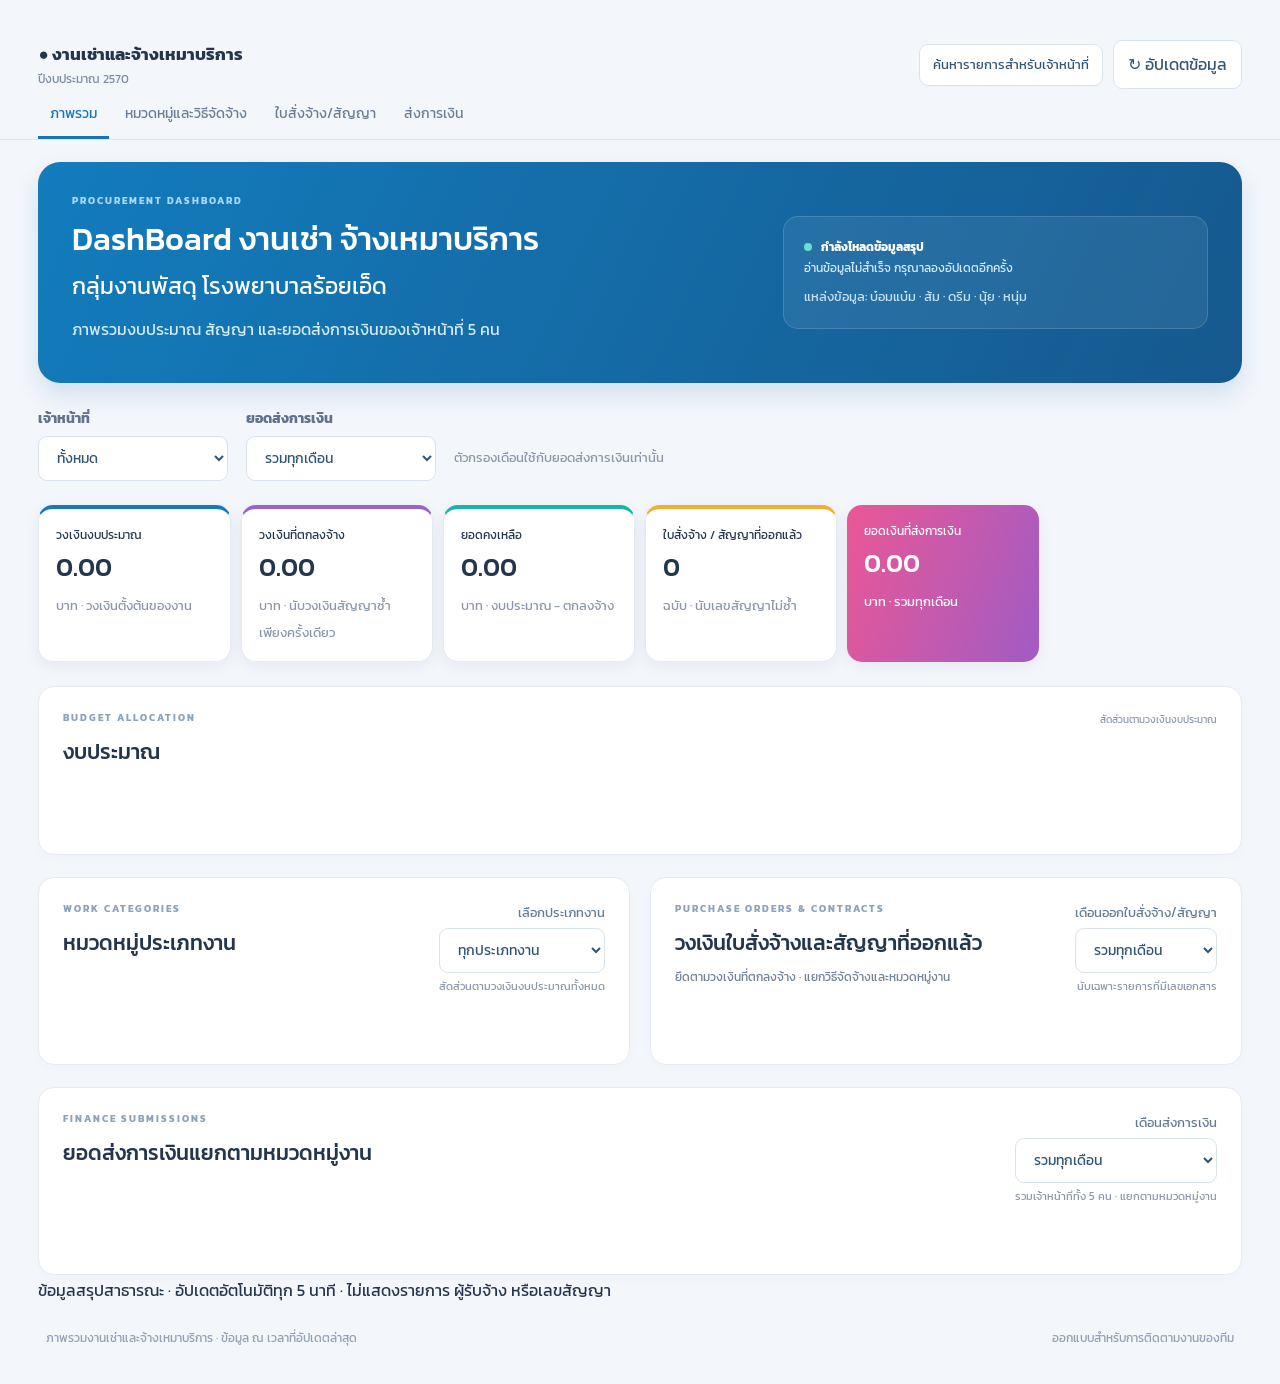
<file: index.html>
<!doctype html><html lang="th"><head><meta charset="utf-8"><meta name="viewport" content="width=device-width,initial-scale=1"><title>ภาพรวมงานเช่าและจ้างเหมาบริการ | ปีงบประมาณ 2570</title><link rel="preconnect" href="https://fonts.googleapis.com"><link rel="preconnect" href="https://fonts.gstatic.com" crossorigin><link href="https://fonts.googleapis.com/css2?family=Kanit:wght@300;400;500;600&display=swap" rel="stylesheet"><link rel="stylesheet" href="style.css?v=budget-bars-layout"></head>
<body><main id="overview">
<div class="topbar"><header><div class="brand">● งานเช่าและจ้างเหมาบริการ <span>ปีงบประมาณ 2570</span></div><div class="header-actions"><a class="staff-link" href="staff.html">ค้นหารายการสำหรับเจ้าหน้าที่</a><button id="refresh">↻ อัปเดตข้อมูล</button></div></header><nav class="dashboard-nav" aria-label="เมนูแดชบอร์ด"><a href="#overview" class="active">ภาพรวม</a><a href="#charts">หมวดหมู่และวิธีจัดจ้าง</a><a href="#orders">ใบสั่งจ้าง/สัญญา</a><a href="#finance">ส่งการเงิน</a></nav></div>
<section class="intro"><div><p class="eyebrow">PROCUREMENT DASHBOARD</p><h1>DashBoard งานเช่า จ้างเหมาบริการ<span class="hospital">กลุ่มงานพัสดุ โรงพยาบาลร้อยเอ็ด</span></h1><p>ภาพรวมงบประมาณ สัญญา และยอดส่งการเงินของเจ้าหน้าที่ 5 คน</p></div><div class="source"><span class="dot"></span><strong id="sourceLabel">กำลังโหลดข้อมูลสรุป</strong><p id="status">อ่านข้อมูลอัตโนมัติ ไม่ต้องเข้าสู่ระบบ</p><small>แหล่งข้อมูล: บ๋อมแบ๋ม · ส้ม · ดรีม · นุ้ย · หนุ่ม</small></div></section>
<section class="filters"><label>เจ้าหน้าที่<select id="staff"><option>ทั้งหมด</option><option>บ๋อมแบ๋ม</option><option>ส้ม</option><option>ดรีม</option><option>นุ้ย</option><option>หนุ่ม</option></select></label><label>ยอดส่งการเงิน<select id="month"><option value="ทั้งหมด">รวมทุกเดือน</option></select></label><p>ตัวกรองเดือนใช้กับยอดส่งการเงินเท่านั้น</p></section>
<section class="metrics"><article><p>วงเงินงบประมาณ</p><h2 id="allocated">0.00</h2><span>บาท · วงเงินตั้งต้นของงาน</span></article><article><p>วงเงินที่ตกลงจ้าง</p><h2 id="agreed">0.00</h2><span>บาท · นับวงเงินสัญญาซ้ำเพียงครั้งเดียว</span></article><article class="remaining"><p>ยอดคงเหลือ</p><h2 id="remaining">0.00</h2><span>บาท · งบประมาณ − ตกลงจ้าง</span></article><article><p>ใบสั่งจ้าง / สัญญาที่ออกแล้ว</p><h2 id="count">0</h2><span>ฉบับ · นับเลขสัญญาไม่ซ้ำ</span></article><article class="accent"><p>ยอดเงินที่ส่งการเงิน</p><h2 id="paid">0.00</h2><span id="period">บาท · รวมทุกเดือน</span></article></section>
<div id="warnings" role="status"></div>
<div class="chartgrid dashboard-layout" id="charts"><section class="panel budget-panel"><div class="sectionhead"><div><p class="eyebrow">BUDGET ALLOCATION</p><h2>งบประมาณ</h2></div><span>สัดส่วนตามวงเงินงบประมาณ</span></div><div id="budget" class="budget-bars"></div><div id="method"></div></section>
<section class="panel"><div class="sectionhead"><div><p class="eyebrow">WORK CATEGORIES</p><h2>หมวดหมู่ประเภทงาน</h2></div><div class="category-controls"><label for="categoryFilter">เลือกประเภทงาน</label><select id="categoryFilter"><option value="">ทุกประเภทงาน</option></select><small>สัดส่วนตามวงเงินงบประมาณทั้งหมด</small></div></div><div id="category" class="rings"></div></section>

<section class="panel" id="orders"><div class="sectionhead"><div><p class="eyebrow">PURCHASE ORDERS & CONTRACTS</p><h2>วงเงินใบสั่งจ้างและสัญญาที่ออกแล้ว</h2><p class="section-note">ยึดตามวงเงินที่ตกลงจ้าง · แยกวิธีจัดจ้างและหมวดหมู่งาน</p></div><div class="category-controls"><label for="issueMonth">เดือนออกใบสั่งจ้าง/สัญญา</label><select id="issueMonth"><option value="ทั้งหมด">รวมทุกเดือน</option></select><small>นับเฉพาะรายการที่มีเลขเอกสาร</small></div></div><div id="orderBy" class="finance-summary" aria-live="polite"></div></section><section class="panel" id="finance"><div class="sectionhead"><div><p class="eyebrow">FINANCE SUBMISSIONS</p><h2>ยอดส่งการเงินแยกตามหมวดหมู่งาน</h2></div><div class="category-controls"><label for="financeMonth">เดือนส่งการเงิน</label><select id="financeMonth"><option value="ทั้งหมด">รวมทุกเดือน</option></select><small>รวมเจ้าหน้าที่ทั้ง 5 คน · แยกตามหมวดหมู่งาน</small></div></div><div id="payBy" class="finance-summary" aria-live="polite"></div></section>
</div><p class="public-note">ข้อมูลสรุปสาธารณะ · อัปเดตอัตโนมัติทุก 5 นาที · ไม่แสดงรายการ ผู้รับจ้าง หรือเลขสัญญา</p>
<footer>ภาพรวมงานเช่าและจ้างเหมาบริการ · ข้อมูล ณ เวลาที่อัปเดตล่าสุด <span>ออกแบบสำหรับการติดตามงานของทีม</span></footer>
</main><script src="public-config.js?v=public-v1"></script><script src="public.js?v=budget-bars-layout"></script></body></html>
</file>
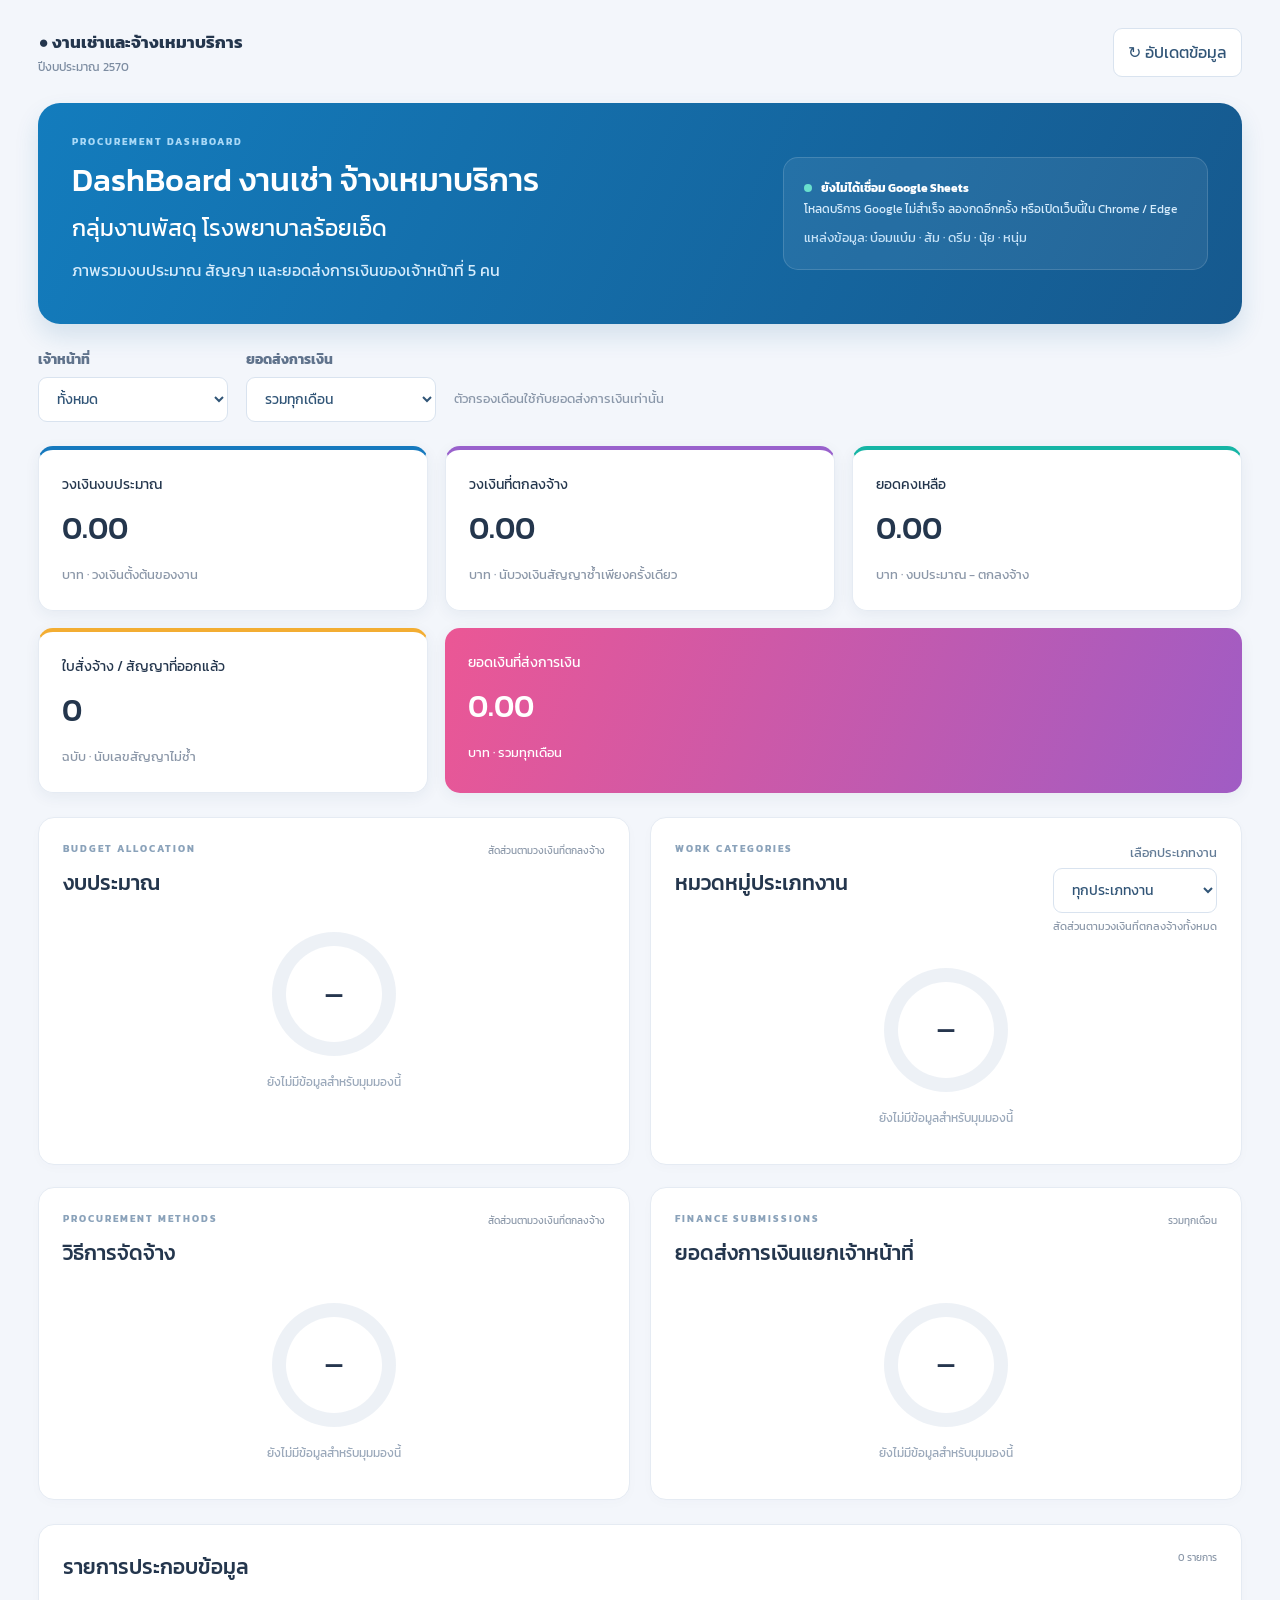
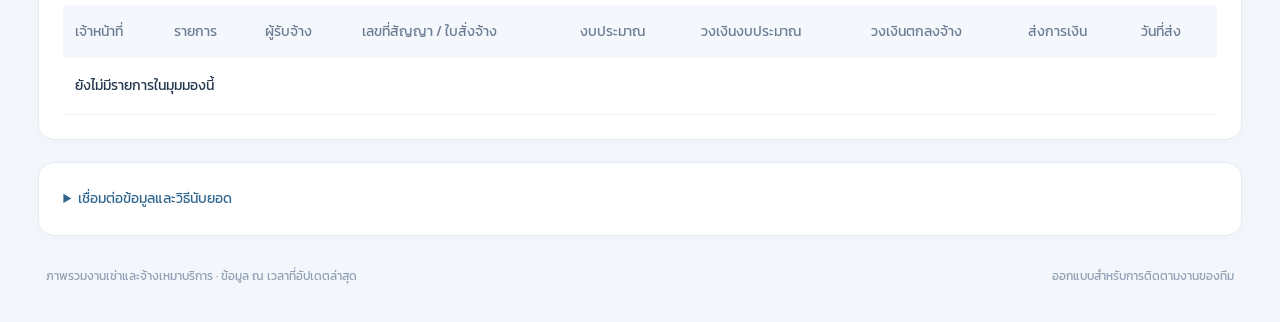
<file: Dashboard.html>
<!doctype html><html lang="th"><head><meta charset="utf-8"><meta name="viewport" content="width=device-width,initial-scale=1"><title>ภาพรวมงานเช่าและจ้างเหมาบริการ | ปีงบประมาณ 2570</title><link rel="preconnect" href="https://fonts.googleapis.com"><link rel="preconnect" href="https://fonts.gstatic.com" crossorigin><link href="https://fonts.googleapis.com/css2?family=Kanit:wght@300;400;500;600&display=swap" rel="stylesheet"><style>*{box-sizing:border-box}html{scroll-behavior:smooth}body{margin:0;background:#f3f6fb;color:#24364d;font:14px/1.7 Tahoma,Arial,sans-serif}button,input,select{font:inherit;border:1px solid #d9e3ef;border-radius:9px;padding:10px 14px;background:white;color:#315577}button{cursor:pointer}button:hover{background:#e9f4ff}button:disabled{opacity:.5}a{color:inherit}h1,h2,h3,p{margin-top:0}.sidebar{position:fixed;inset:0 auto 0 0;width:210px;padding:32px 22px;background:linear-gradient(160deg,#147dbd,#14558d);color:white;display:flex;flex-direction:column}.logo{font-size:30px;font-weight:bold;background:#ffffff20;border-radius:14px;width:70px;text-align:center;margin-bottom:22px}.logo span{font-size:17px;color:#b6e5ff}.sidebar h2{font-size:18px;margin-bottom:8px}.sidebar p,.sidebar small{color:#d3eaff;font-size:12px}.sidebar nav{display:grid;gap:10px;margin-top:28px}.sidebar a{text-decoration:none;padding:11px 10px;border-radius:8px;font-size:13px}.sidebar a:hover,.sidebar a:first-child{background:#ffffff20}.sidebar small{margin-top:auto}main{margin-left:210px;padding:26px 30px;max-width:1840px}header{display:flex;justify-content:space-between;align-items:center;margin-bottom:26px;gap:16px}.brand{font-size:17px;font-weight:bold}.brand span{display:block;font-size:12px;font-weight:normal;color:#7c8ca1}.intro{display:grid;grid-template-columns:1.3fr 1fr;gap:30px;padding:32px 34px;border-radius:22px;background:linear-gradient(115deg,#137cbd,#16598e);color:white;box-shadow:0 12px 24px #17639724;margin-bottom:23px}.intro h1{font-size:clamp(25px,2.5vw,39px);line-height:1.4;margin-bottom:12px}.intro p{color:#d6ecfc;margin-bottom:8px}.eyebrow{font:10px/1.4 Arial,sans-serif;letter-spacing:2px;font-weight:bold;color:#8aa2ba;margin-bottom:9px}.intro .eyebrow{color:#a9d9f7}.source{background:#ffffff12;border:1px solid #ffffff25;border-radius:15px;padding:20px;align-self:center;font-size:12px}.source small{color:#c7e3f8}.dot{display:inline-block;width:8px;height:8px;border-radius:50%;background:#69dfcd;margin-right:9px}.filters{display:flex;align-items:end;gap:18px;margin:24px 0}.filters label{display:grid;gap:5px;font-size:12px;font-weight:bold;color:#60738c}.filters select{min-width:190px;font-weight:normal}.filters p{margin:0 0 12px;color:#8a97a9;font-size:12px}.metrics{display:grid;grid-template-columns:repeat(3,1fr);gap:17px;margin-bottom:24px}.metrics article{background:white;padding:23px;border-radius:15px;box-shadow:0 4px 15px #193c6610;border:1px solid #e5ebf3;border-top:4px solid #1679be;min-width:0}.metrics article:nth-child(2){border-top-color:#9961cc}.metrics article:nth-child(3){border-top-color:#16b5a5}.metrics article:nth-child(4){border-top-color:#f3ad32}.metrics article:last-child{background:linear-gradient(110deg,#eb5795,#a05cc4);border:0;color:white;grid-column:span 2}.metrics p{font-size:14px;margin-bottom:12px}.metrics h2{font:600 clamp(24px,2.4vw,37px)/1.2 Arial,sans-serif;margin:0 0 14px;font-variant-numeric:tabular-nums}.metrics span{font-size:11px;color:#8b97a8}.metrics article:last-child span{color:#fff}.chartgrid{display:grid;grid-template-columns:repeat(2,minmax(0,1fr));gap:20px}.panel{background:white;border:1px solid #e5ebf3;border-radius:16px;padding:24px;margin-bottom:22px;box-shadow:0 3px 12px #18365a05}.chartgrid .panel{margin:0 0 2px}.sectionhead{display:flex;justify-content:space-between;align-items:start;gap:12px;margin-bottom:20px}.sectionhead h2{margin:0;font-size:18px}.sectionhead>span{font-size:10px;color:#8b98a9;max-width:130px;text-align:right}.rings{display:flex;flex-wrap:wrap;justify-content:center;gap:22px;padding:12px 0}.ringitem{text-align:center;flex:1 1 130px;max-width:195px;min-width:0}.ring{height:124px;width:124px;margin:auto;border-radius:50%;background:conic-gradient(var(--color) var(--angle),#edf1f6 0);display:grid;place-items:center}.hole{background:white;border-radius:50%;width:96px;height:96px;display:flex;flex-direction:column;align-items:center;justify-content:center}.hole small{font-size:9px;color:#91a0b3}.hole b{font:600 22px Arial,sans-serif;color:#26364e}.ringitem h3{font-size:13px;margin:14px 0 4px;overflow-wrap:anywhere}.ringitem p{font-size:12px;color:#8190a4;margin:0}.empty{text-align:center;color:#9aa8ba;font-size:12px}.empty span{display:block;margin-top:16px}#details{margin-top:22px}.tablewrap{overflow:auto}table{border-collapse:collapse;width:100%;font-size:12px;text-align:left;min-width:1150px}th{background:#f4f7fb;color:#6c7d93;font-weight:normal;white-space:nowrap;padding:15px 12px}td{padding:16px 12px;border-bottom:1px solid #eff2f7;vertical-align:top}td:nth-child(2){min-width:220px;max-width:360px}td:nth-child(3){min-width:140px}td:nth-child(6),td:nth-child(7),td:nth-child(8){text-align:right;white-space:nowrap}tbody tr:hover{background:#f7fbff}#warnings:not(:empty){background:#fff4db;color:#97620b;border:1px solid #f6dfa9;border-radius:12px;padding:15px;margin-bottom:20px;font-size:12px}details{font-size:12px;color:#718198}summary{cursor:pointer;font-size:14px;color:#31678f}details p{margin-top:18px}details input{max-width:100%}footer{font-size:10px;color:#91a0b4;padding:8px}footer span{float:right}#authStatus{padding:12px;background:#f0f6fb;border-radius:9px}#connect{background:#126eac;color:white}#connection button{margin:5px}:focus-visible{outline:3px solid #f4ac31;outline-offset:3px}@media(min-width:1500px){.metrics{grid-template-columns:repeat(5,1fr)}.metrics article:last-child{grid-column:auto}.metrics h2{font-size:28px}}@media(max-width:1000px){.sidebar{width:175px;padding:24px 15px}main{margin-left:175px;padding:22px}.intro{grid-template-columns:1fr}.chartgrid{grid-template-columns:1fr}.metrics{grid-template-columns:repeat(2,1fr)}.metrics article:last-child{grid-column:span 2}}@media(max-width:650px){.sidebar{position:static;width:auto;padding:14px 18px;display:block}.logo,.sidebar h2,.sidebar p,.sidebar small{display:none}.sidebar nav{display:flex;overflow:auto;margin:0;gap:8px}.sidebar a{white-space:nowrap;font-size:11px;padding:7px}main{margin:0;padding:18px 12px}header{align-items:start}.brand{font-size:13px}header button{font-size:11px;padding:8px}.intro{padding:24px 20px;gap:15px}.filters{flex-wrap:wrap;gap:12px}.filters label{flex:1;min-width:140px}.filters select{min-width:0;width:100%}.filters p{width:100%;margin:0}.metrics{gap:10px}.metrics article{padding:16px 12px}.metrics h2{font-size:23px}.metrics p{font-size:11px}.metrics span{font-size:9px}.panel{padding:19px 15px}.sectionhead{flex-wrap:wrap}.sectionhead>span{text-align:left;max-width:none}.ring{width:112px;height:112px}.hole{width:86px;height:86px}footer span{float:none;display:block}}

/* Full-width Kanit layout */
body{font-family:'Kanit',Tahoma,sans-serif;font-size:16px;font-weight:400}main{margin:0 auto;padding:28px clamp(16px,3vw,48px);max-width:1680px}.intro{grid-template-columns:minmax(0,1.6fr) minmax(280px,1fr)}.intro h1{font-size:clamp(25px,2.5vw,38px);font-weight:500;line-height:1.45}.hospital{display:block;font-size:.72em;margin-top:8px;font-weight:400}.metrics h2,.hole b,.eyebrow{font-family:'Kanit',Tahoma,sans-serif}.metrics h2{font-weight:500}.metrics span,.filters p,.source small{font-size:13px}.sectionhead h2{font-size:21px;font-weight:500}.ringitem h3{font-size:16px;font-weight:500}.ringitem p{font-size:14px}.hole small{font-size:11px}.category-controls{display:grid;gap:4px;max-width:260px;min-width:0;text-align:right}.category-controls label{font-size:13px;color:#627b96}.category-controls select{width:100%;max-width:260px;font-size:14px;min-width:0}.category-controls small{font-size:11px;color:#8b98a9}.sectionhead{flex-wrap:wrap}table{font-size:14px}.filters label{font-size:14px}details{font-size:14px}footer{font-size:12px}@media(max-width:1000px){main{margin:0 auto}.intro{grid-template-columns:1fr}.metrics h2{font-size:30px}}@media(max-width:650px){body{font-size:15px}main{padding:16px 12px}.intro h1{font-size:26px}.hospital{font-size:19px}.metrics h2{font-size:24px}.metrics p{font-size:13px}.metrics span{font-size:11px}.sectionhead h2{font-size:19px}.category-controls{width:100%;max-width:none;text-align:left}.category-controls select{max-width:none}.ringitem h3{font-size:14px}.ringitem p{font-size:13px}.filters p{font-size:12px}.source{font-size:13px}table{font-size:13px}}
</style></head>
<body><main id="overview">
<header><div class="brand">● งานเช่าและจ้างเหมาบริการ <span>ปีงบประมาณ 2570</span></div><button id="refresh">↻ อัปเดตข้อมูล</button></header>
<section class="intro"><div><p class="eyebrow">PROCUREMENT DASHBOARD</p><h1>DashBoard งานเช่า จ้างเหมาบริการ<span class="hospital">กลุ่มงานพัสดุ โรงพยาบาลร้อยเอ็ด</span></h1><p>ภาพรวมงบประมาณ สัญญา และยอดส่งการเงินของเจ้าหน้าที่ 5 คน</p></div><div class="source"><span class="dot"></span><strong id="sourceLabel">รอเชื่อมต่อ Google Sheets</strong><p id="status">เชื่อมต่อเพื่อดูข้อมูลล่าสุด</p><small>แหล่งข้อมูล: บ๋อมแบ๋ม · ส้ม · ดรีม · นุ้ย · หนุ่ม</small></div></section>
<section class="filters"><label>เจ้าหน้าที่<select id="staff"><option>ทั้งหมด</option><option>บ๋อมแบ๋ม</option><option>ส้ม</option><option>ดรีม</option><option>นุ้ย</option><option>หนุ่ม</option></select></label><label>ยอดส่งการเงิน<select id="month"><option value="ทั้งหมด">รวมทุกเดือน</option></select></label><p>ตัวกรองเดือนใช้กับยอดส่งการเงินเท่านั้น</p></section>
<section class="metrics"><article><p>วงเงินงบประมาณ</p><h2 id="allocated">0.00</h2><span>บาท · วงเงินตั้งต้นของงาน</span></article><article><p>วงเงินที่ตกลงจ้าง</p><h2 id="agreed">0.00</h2><span>บาท · นับวงเงินสัญญาซ้ำเพียงครั้งเดียว</span></article><article class="remaining"><p>ยอดคงเหลือ</p><h2 id="remaining">0.00</h2><span>บาท · งบประมาณ − ตกลงจ้าง</span></article><article><p>ใบสั่งจ้าง / สัญญาที่ออกแล้ว</p><h2 id="count">0</h2><span>ฉบับ · นับเลขสัญญาไม่ซ้ำ</span></article><article class="accent"><p>ยอดเงินที่ส่งการเงิน</p><h2 id="paid">0.00</h2><span id="period">บาท · รวมทุกเดือน</span></article></section>
<div id="warnings" role="status"></div>
<div class="chartgrid" id="charts"><section class="panel"><div class="sectionhead"><div><p class="eyebrow">BUDGET ALLOCATION</p><h2>งบประมาณ</h2></div><span>สัดส่วนตามวงเงินที่ตกลงจ้าง</span></div><div id="budget" class="rings"></div></section>
<section class="panel"><div class="sectionhead"><div><p class="eyebrow">WORK CATEGORIES</p><h2>หมวดหมู่ประเภทงาน</h2></div><div class="category-controls"><label for="categoryFilter">เลือกประเภทงาน</label><select id="categoryFilter"><option value="">ทุกประเภทงาน</option></select><small>สัดส่วนตามวงเงินที่ตกลงจ้างทั้งหมด</small></div></div><div id="category" class="rings"></div></section>
<section class="panel"><div class="sectionhead"><div><p class="eyebrow">PROCUREMENT METHODS</p><h2>วิธีการจัดจ้าง</h2></div><span>สัดส่วนตามวงเงินที่ตกลงจ้าง</span></div><div id="method" class="rings"></div></section>
<section class="panel" id="finance"><div class="sectionhead"><div><p class="eyebrow">FINANCE SUBMISSIONS</p><h2>ยอดส่งการเงินแยกเจ้าหน้าที่</h2></div><span id="payPeriod">รวมทุกเดือน</span></div><div id="payBy" class="rings"></div></section>
</div><section class="panel" id="details"><div class="sectionhead"><h2>รายการประกอบข้อมูล</h2><span id="rowCount"></span></div><div class="tablewrap"><table><thead><tr><th>เจ้าหน้าที่</th><th>รายการ</th><th>ผู้รับจ้าง</th><th>เลขที่สัญญา / ใบสั่งจ้าง</th><th>งบประมาณ</th><th>วงเงินงบประมาณ</th><th>วงเงินตกลงจ้าง</th><th>ส่งการเงิน</th><th>วันที่ส่ง</th></tr></thead><tbody id="rows"></tbody></table></div></section>
<details class="panel" id="connection"><summary>เชื่อมต่อข้อมูลและวิธีนับยอด</summary><p>ข้อมูลจาก 5 ชีตเจ้าหน้าที่เท่านั้น ไม่อ่านชีตทะเบียนรับงาน เลขสัญญาที่ซ้ำกันจะนับเป็นฉบับเดียวและใช้วงเงินจากแถวแรก หากวงเงินต่างกันจะแจ้งให้ตรวจสอบ ยอดส่งการเงินรวมทุกรายการ/งวดที่บันทึกตามหัวคอลัมน์ “จำนวนเงินที่ส่งการเงิน”</p><p>ยอดที่ไม่มีวันที่ส่งการเงินที่ถูกต้องจะรวมในยอดทั้งหมด และแสดงแยกใน “ไม่ระบุเดือน” ไม่เดาเดือนจากวันที่สัญญา</p><p>สำหรับหน้าเว็บ GitHub: กรอก Google OAuth Client ID ที่ตั้งค่าสำหรับโดเมนนี้ แล้วเข้าสู่ระบบด้วยบัญชีที่มีสิทธิ์อ่านไฟล์ต้นฉบับ หรือเปิด Dashboard ผ่าน Google Apps Script ตามคู่มือ</p><label>Google OAuth Client ID <input id="clientId" placeholder="…apps.googleusercontent.com" autocomplete="off"></label><button id="connect">เข้าสู่ระบบ Google เพื่ออ่านข้อมูล</button><p><label class="file">นำเข้าข้อมูล JSON <input type="file" id="import" accept="application/json,.json"></label><button id="export">บันทึกข้อมูล JSON</button></p><p>หน้าเว็บจำสิทธิ์ชั่วคราวในแท็บนี้จนหมดอายุ รีเฟรชแล้วเชื่อมต่อให้อัตโนมัติ เมื่อสิทธิ์หมดอายุให้เข้าสู่ระบบใหม่</p></details>
<footer>ภาพรวมงานเช่าและจ้างเหมาบริการ · ข้อมูล ณ เวลาที่อัปเดตล่าสุด <span>ออกแบบสำหรับการติดตามงานของทีม</span></footer>
</main><script>const STAFF = ['บ๋อมแบ๋ม','ส้ม','ดรีม','นุ้ย','หนุ่ม'];
function dateKey(value) {
  if (typeof value === 'number') {
    if (value < 36526 || value > 73415) return null;
    return new Date(Date.UTC(1899,11,30)+Math.floor(value)*86400000).toISOString().slice(0,10);
  }
  if (typeof value !== 'string' || !value.trim()) return null;
  let y,m,d,match=value.match(/^(\d{4})-(\d{2})-(\d{2})$/);
  if(match) [,y,m,d]=match.map(Number);
  else {match=value.match(/^(\d{1,2})\/(\d{1,2})\/(\d{4})$/);if(!match)return null;[,d,m,y]=match.map(Number);if(y>2400)y-=543;}
  const dt=new Date(Date.UTC(y,m-1,d));
  return y>=2000&&y<=2100&&dt.getUTCMonth()===m-1&&dt.getUTCDate()===d?dt.toISOString().slice(0,10):null;
}
function normalize(sheets,headers) {
  const records=[];const warnings=[];
  for(const name of STAFF){
    if(!Array.isArray(sheets[name]))throw Error('ไม่พบข้อมูลชีต '+name);
    const labels=['เลขที่โครงการ','รายการ','งบประมาณ','หมวดหมู่ประเภทงาน','วิธีการจัดจ้าง','วงเงินที่ตกลงจ้าง','ผู้รับจ้าง','เลขที่สัญญา/ใบสั่งจ้าง','จำนวนเงินที่ส่งการเงิน','วันที่ส่งการเงิน','วงเงินงบประมาณ'];
    const positions=[1,3,4,5,6,7,8,9,15,16,17];
    const clean=v=>String(v??'').replace(/\s/g,'');
    const mapping=headers?labels.map(label=>(headers[name]||[]).findIndex(h=>clean(h)===clean(label))):null;
    if(mapping?.some(i=>i<0))throw Error('หัวคอลัมน์ไม่ครบในชีต '+name+' กรุณาตรวจสอบก่อนแสดงยอด');
    sheets[name].forEach((r,i)=>{
      if(!Array.isArray(r))throw Error('ข้อมูลแถวไม่ถูกต้อง');
      if(mapping){const original=r;r=Array(18).fill('');mapping.forEach((col,k)=>r[positions[k]]=original[col]??'');}
      const str=j=>String(r[j]??'').trim();
      if(![1,2,3,4,5,6,7,8,9,13,14,15].some(j=>str(j)))return;
      const amount=j=>{if(!str(j))return 0;const n=typeof r[j]==='number'?r[j]:Number(str(j).replace(/,/g,''));if(!Number.isFinite(n)||n<0){warnings.push(`${name} แถว ${i+5}: จำนวนเงินไม่ถูกต้อง`);return 0;}return n;};
      const paid=amount(15),date=dateKey(r[16]);
      if(paid&&!date)warnings.push(`${name} แถว ${i+5}: มียอดส่งการเงิน แต่ไม่มีวันที่ที่ใช้แยกเดือนได้`);
      records.push({staff:name,row:i+5,project:str(1),title:str(3),budget:str(4)||'ไม่ระบุ',category:str(5)||'ไม่ระบุ',method:str(6)||'ไม่ระบุ',allocated:amount(17),vendor:str(8),agreed:amount(7),contract:str(9),paid,date});
    });
  }
  return {records,warnings};
}
function summarize(records,staff='ทั้งหมด',month='ทั้งหมด') {
  const rows=records.filter(r=>staff==='ทั้งหมด'||r.staff===staff);
  const unique=new Map(),conflicts=[];
  for(const r of rows){const k=r.contract?r.contract.replace(/\s+/g,'').toLowerCase():`${r.staff}:${r.row}`;if(!unique.has(k))unique.set(k,r);else if((unique.get(k).agreed!==r.agreed||unique.get(k).allocated!==r.allocated))conflicts.push(r.contract);}
  const contracts=[...unique.values()];
  const paymentRows=rows.filter(r=>month==='ทั้งหมด'||(month==='ไม่ระบุเดือน'?!r.date:r.date?.slice(0,7)===month));
  const group=(key)=>Object.entries(contracts.reduce((a,r)=>(a[r[key]]=(a[r[key]]||0)+r.agreed,a),{})).sort((a,b)=>b[1]-a[1]);
  const payBy=STAFF.map(s=>[s,paymentRows.filter(r=>r.staff===s).reduce((a,r)=>a+r.paid,0)]);
  return {rows,contracts,conflicts,allocated:contracts.reduce((a,r)=>a+(r.allocated||0),0),agreed:contracts.reduce((a,r)=>a+r.agreed,0),count:contracts.filter(r=>r.contract).length,paid:paymentRows.reduce((a,r)=>a+r.paid,0),unknown:rows.filter(r=>!r.date).reduce((a,r)=>a+r.paid,0),budget:group('budget'),category:group('category'),method:group('method'),payBy};
}
if(typeof module!=='undefined')module.exports={STAFF,dateKey,normalize,summarize};
</script><script>const ID='1_mZfQJLd0nvw9twm3vDVl954JvdMwBXyULrqGypUbok';
const GOOGLE_CLIENT_ID='712316085580-jj3ri3sk7vn7ag8sl4np4p1aob74q619.apps.googleusercontent.com';
const $=id=>document.getElementById(id),fmt=n=>n.toLocaleString('th-TH',{minimumFractionDigits:2,maximumFractionDigits:2});
const colors=['#1673bb','#a16bd4','#ec5799','#20b8bd','#ffb343','#5b87e5'];
let source={updatedAt:'2026-10-22T00:00:00+07:00',sheets:Object.fromEntries(STAFF.map(s=>[s,[]]))},data=normalize(source.sheets),token=null;
const SESSION_KEY='staff-dashboard-google-session-v1';
function clearSession(){token=null;try{sessionStorage.removeItem(SESSION_KEY);}catch{}}
function rememberSession(response){
  token=response.access_token;
  const seconds=Number(response.expires_in);
  if(!Number.isFinite(seconds)||seconds<=60)return;
  try{sessionStorage.setItem(SESSION_KEY,JSON.stringify({token,expiresAt:Date.now()+(seconds-60)*1000,client:GOOGLE_CLIENT_ID}));}catch{}
}
function restoreSession(){
  try{const saved=JSON.parse(sessionStorage.getItem(SESSION_KEY));
    if(saved&&saved.client===GOOGLE_CLIENT_ID&&typeof saved.token==='string'&&saved.token&&Number.isFinite(saved.expiresAt)&&saved.expiresAt>Date.now()){token=saved.token;return true;}
  }catch{}
  clearSession();return false;
}
function monthLabel(m){return m==='ทั้งหมด'?'รวมทุกเดือน':m==='ไม่ระบุเดือน'?m:new Date(m+'-01T00:00:00Z').toLocaleDateString('th-TH',{month:'long',year:'numeric',timeZone:'UTC'});}
function element(tag,text,cls){const el=document.createElement(tag);if(text!==undefined)el.textContent=text;if(cls)el.className=cls;return el;}
function rings(id,groups,total){const root=$(id);root.replaceChildren();const active=groups.filter(x=>x[1]>0);if(!active.length){const empty=element('div',undefined,'empty'),circle=element('div',undefined,'ring');circle.style.setProperty('--angle','0deg');circle.style.setProperty('--color','#197c69');const hole=element('div',undefined,'hole');hole.append(element('b','—'));circle.append(hole);empty.append(circle,element('span','ยังไม่มีข้อมูลสำหรับมุมมองนี้'));root.append(empty);return;}
 active.forEach(([name,value],i)=>{const p=total?value/total*100:0,item=element('article',undefined,'ringitem'),ring=element('div',undefined,'ring');ring.style.setProperty('--color',colors[i%colors.length]);ring.style.setProperty('--angle',p*3.6+'deg');ring.setAttribute('role','img');ring.setAttribute('aria-label',`${name} ${p.toFixed(1)}% ${fmt(value)} บาท`);const hole=element('div',undefined,'hole');hole.append(element('small','สัดส่วนวงเงิน'),element('b',p.toFixed(1)+'%'));ring.append(hole);item.append(ring,element('h3',name),element('p',fmt(value)+' บาท'));root.append(item);});}
function render(){const s=summarize(data.records,$('staff').value,$('month').value);$('allocated').textContent=fmt(s.allocated);$('remaining').textContent=fmt(s.allocated-s.agreed);$('agreed').textContent=fmt(s.agreed);$('count').textContent=s.count.toLocaleString('th-TH');$('paid').textContent=fmt(s.paid);$('period').textContent='บาท · '+monthLabel($('month').value);$('payPeriod').textContent=monthLabel($('month').value);const selected=$('categoryFilter').value;const options=s.category.map(([name])=>name);$('categoryFilter').replaceChildren(...['',...options].map(name=>{const o=element('option',name||'ทุกประเภทงาน');o.value=name;return o;}));$('categoryFilter').value=options.includes(selected)?selected:'';for(const k of ['budget','category','method'])rings(k,k==='category'&&$('categoryFilter').value?s[k].filter(([name])=>name===$('categoryFilter').value):s[k],s.agreed);rings('payBy',s.payBy,s.paid);
 const warnings=[...data.warnings];if(s.conflicts.length)warnings.push('เลขสัญญาซ้ำแต่ยอดต่างกัน โปรดตรวจสอบ: '+[...new Set(s.conflicts)].join(', '));if(s.unknown)warnings.push('ยอดที่ยังแยกเดือนไม่ได้ '+fmt(s.unknown)+' บาท');$('warnings').textContent=warnings.join(' • ');
 const visible=s.rows.filter(r=>$('month').value==='ทั้งหมด'||($('month').value==='ไม่ระบุเดือน'?!r.date:r.date?.slice(0,7)===$('month').value));$('rowCount').textContent=visible.length+' รายการ';$('rows').replaceChildren();for(const r of visible){const tr=element('tr');for(const v of [r.staff,r.title||'—',r.vendor||'—',r.contract||'ยังไม่ออก',r.budget,fmt(r.allocated),fmt(r.agreed),fmt(r.paid),r.date?new Date(r.date+'T00:00:00Z').toLocaleDateString('th-TH',{timeZone:'UTC'}):'—'])tr.append(element('td',v));$('rows').append(tr);}if(!visible.length){const td=element('td','ยังไม่มีรายการในมุมมองนี้');td.colSpan=9;const tr=element('tr');tr.append(td);$('rows').append(tr);}}
function accept(next,label){const parsed=normalize(next.sheets,next.headers);source=next;data=parsed;const old=$('month').value;const months=[...new Set(data.records.filter(r=>r.date).map(r=>r.date.slice(0,7)))].sort().reverse();$('month').replaceChildren(...['ทั้งหมด',...months,'ไม่ระบุเดือน'].map(m=>{const o=element('option',monthLabel(m));o.value=m;return o;}));if([...$('month').options].some(o=>o.value===old))$('month').value=old;$('sourceLabel').textContent=label;$('status').textContent='อัปเดต '+new Date(next.updatedAt).toLocaleString('th-TH')+' · '+data.records.length+' รายการ';render();}
async function readGoogle(){if(!token)throw Error('กรุณาเชื่อมต่อ Google ในส่วนเชื่อมต่อข้อมูลก่อน');const ranges=STAFF.map(s=>`'${s}'!A4:AC`);const fields='sheets(properties(title),data(startRow,rowData(values(userEnteredValue,effectiveValue,formattedValue))))';const url='https://sheets.googleapis.com/v4/spreadsheets/'+ID+'?includeGridData=true&fields='+encodeURIComponent(fields)+'&'+ranges.map(r=>'ranges='+encodeURIComponent(r)).join('&');const res=await fetch(url,{headers:{Authorization:'Bearer '+token}});if(res.status===401)clearSession();if(!res.ok)throw Error(res.status===401?'การเข้าสู่ระบบหมดอายุ กรุณาเชื่อมต่อใหม่':'อ่านข้อมูลไม่ได้ ตรวจสิทธิ์เข้าถึงไฟล์และการเปิด Google Sheets API');const json=await res.json();const sheets={},headers={};for(const s of json.sheets||[]){const rows=s.data?.[0]?.rowData||[];headers[s.properties.title]=(rows[0]?.values||[]).map(c=>c.formattedValue||'');sheets[s.properties.title]=rows.slice(1).map(r=>(r.values||[]).map((c,j)=>{if(c.userEnteredValue?.formulaValue?.includes('TODAY()'))return '';const v=c.effectiveValue||{};if(v.errorValue)return '#ERROR';return headers[s.properties.title][j]?.includes('เลขที่สัญญา')?(c.formattedValue||v.stringValue||String(v.numberValue??'')):v.numberValue??v.stringValue??'';}));}accept({updatedAt:new Date().toISOString(),sheets,headers},'ข้อมูลสดจาก Google Sheets');}
async function refresh(){const b=$('refresh');b.disabled=true;try{if(window.google?.script?.run){await new Promise((resolve,reject)=>google.script.run.withSuccessHandler(v=>{accept(v,'ข้อมูลสดจาก Google Sheets');resolve();}).withFailureHandler(reject).getDashboardData());}else await readGoogle();}catch(e){$('status').textContent=e.message||String(e);}finally{b.disabled=false;}}
$('categoryFilter').onchange=render;$('staff').onchange=render;$('month').onchange=render;$('refresh').onclick=refresh;
// Load Google before the click so the popup retains the user's browser gesture.
const authStatus=element('p','กำลังโหลดบริการเข้าสู่ระบบ Google…');
authStatus.id='authStatus';authStatus.setAttribute('role','status');authStatus.setAttribute('aria-live','polite');
$('connect').after(authStatus);
function authMessage(message){authStatus.textContent=message;$('status').textContent=message;}
let authLoading=false;
function loadGoogleIdentity(){
  if(window.google?.accounts?.oauth2){authMessage('พร้อมเชื่อมต่อ กดปุ่มเข้าสู่ระบบ Google');return;}
  if(authLoading)return;
  authLoading=true;$('connect').disabled=true;
  const script=document.createElement('script');script.src='https://accounts.google.com/gsi/client';script.async=true;
  const timer=setTimeout(()=>finish(false),15000);
  let finished=false;
  function finish(ok){if(finished)return;finished=true;clearTimeout(timer);authLoading=false;$('connect').disabled=false;
    if(ok&&window.google?.accounts?.oauth2)authMessage('พร้อมเชื่อมต่อ กดปุ่มเข้าสู่ระบบ Google');
    else {script.remove();authMessage('โหลดบริการ Google ไม่สำเร็จ ลองกดอีกครั้ง หรือเปิดเว็บนี้ใน Chrome / Edge');}
  }
  script.onload=()=>finish(true);script.onerror=()=>finish(false);document.head.append(script);
}
$('connect').onclick=()=>{
  if(!window.google?.accounts?.oauth2){loadGoogleIdentity();return;}
  try{
    const client_id=$('clientId').value.trim();
    if(!client_id.endsWith('.apps.googleusercontent.com'))throw Error('Client ID ไม่ถูกต้อง');
    authMessage('กำลังเปิดหน้าต่าง Google หากไม่ปรากฏ ให้ตรวจการบล็อกป๊อปอัปข้างแถบที่อยู่เว็บ');
    google.accounts.oauth2.initTokenClient({client_id,scope:'https://www.googleapis.com/auth/spreadsheets.readonly',
      error_callback:e=>authMessage(e.type==='popup_failed_to_open'?'เปิดหน้าต่าง Google ไม่ได้ กรุณาอนุญาตป๊อปอัปสำหรับเว็บนี้ หรือเปิดด้วย Chrome / Edge':e.type==='popup_closed'?'ปิดหน้าต่างเข้าสู่ระบบแล้ว สามารถกดเข้าสู่ระบบใหม่ได้':'เข้าสู่ระบบไม่สำเร็จ กรุณาลองอีกครั้ง'),
      callback:async r=>{
        if(r.error||!r.access_token){authMessage('Google ไม่อนุญาตการเข้าสู่ระบบ: '+(r.error||'ไม่พบสิทธิ์เข้าถึง'));return;}
        clearSession();rememberSession(r);authMessage('เข้าสู่ระบบแล้ว กำลังอ่านข้อมูลจากชีต…');
        try{await readGoogle();authStatus.textContent='เชื่อมต่อสำเร็จ · '+data.records.length+' รายการ · '+new Date().toLocaleString('th-TH');}
        catch(e){authMessage(e.message||'อ่านข้อมูลไม่สำเร็จ');}
      }
    }).requestAccessToken();
  }catch(e){authMessage(e.message);}
};
$('import').onchange=async e=>{try{const file=e.target.files[0];if(!file)return;if(file.size>10*1024*1024)throw Error('ไฟล์ใหญ่เกิน 10 MB');const next=JSON.parse(await file.text());if(!next.updatedAt||Number.isNaN(Date.parse(next.updatedAt)))throw Error('ไม่มีวันที่อัปเดตที่ถูกต้อง');accept(next,'ข้อมูลจากไฟล์ที่นำเข้า');}catch(e){$('status').textContent='นำเข้าไม่สำเร็จ: '+e.message;}};
$('export').onclick=()=>{const u=URL.createObjectURL(new Blob([JSON.stringify(source,null,2)],{type:'application/json'}));const a=element('a');a.href=u;a.download='staff-dashboard-data.json';a.click();setTimeout(()=>URL.revokeObjectURL(u),1000);};
$('clientId').value=GOOGLE_CLIENT_ID;
render();if(window.google?.script?.run)refresh();
else if(restoreSession()){
  authMessage('กำลังเชื่อมต่อด้วยการเข้าสู่ระบบเดิม…');
  readGoogle().then(()=>{authStatus.textContent='เชื่อมต่อแล้ว · รีเฟรชในแท็บนี้ได้โดยไม่ต้องเข้าสู่ระบบซ้ำ';}).catch(e=>{authMessage(e.message);});
}else { $('sourceLabel').textContent='ยังไม่ได้เชื่อม Google Sheets'; loadGoogleIdentity(); }
const disconnect=element('button','ออกจากการเชื่อมต่อ');disconnect.type='button';$('connect').after(disconnect);
disconnect.onclick=()=>{clearSession();source={updatedAt:new Date().toISOString(),sheets:Object.fromEntries(STAFF.map(s=>[s,[]]))};accept(source,'ออกจากการเชื่อมต่อแล้ว');authMessage('ล้างการเชื่อมต่อในแท็บนี้แล้ว');};
</script></body></html>
</file>
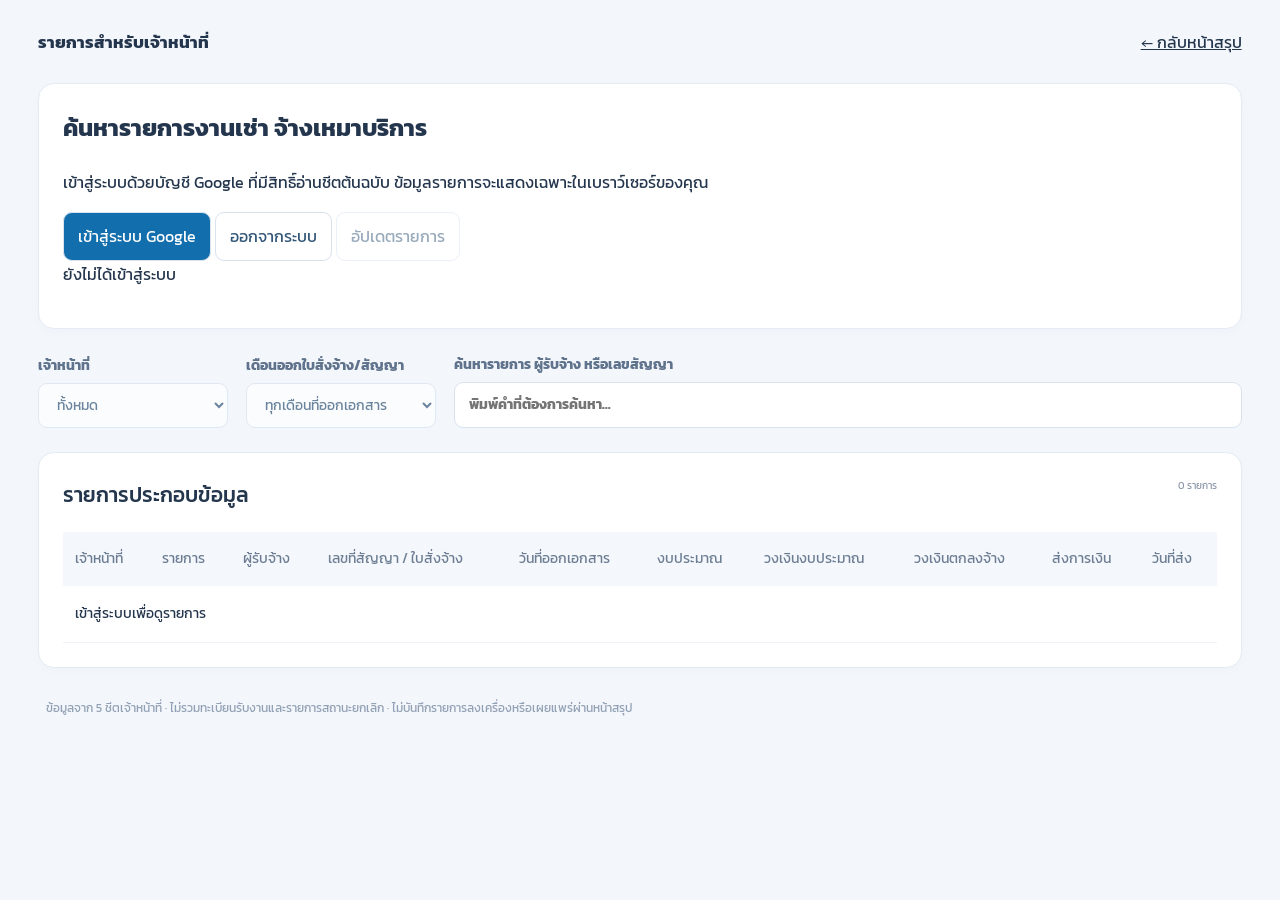
<file: staff.html>
<!doctype html><html lang="th"><head><meta charset="utf-8"><meta name="viewport" content="width=device-width,initial-scale=1"><title>ภาพรวมงานเช่าและจ้างเหมาบริการ | ปีงบประมาณ 2570</title><link rel="preconnect" href="https://fonts.googleapis.com"><link rel="preconnect" href="https://fonts.gstatic.com" crossorigin><link href="https://fonts.googleapis.com/css2?family=Kanit:wght@300;400;500;600&display=swap" rel="stylesheet"><link rel="stylesheet" href="style.css?v=contracts-v1"></head>
<body><main><header><div class="brand">รายการสำหรับเจ้าหน้าที่</div><a href="./">← กลับหน้าสรุป</a></header><section class="panel"><h1>ค้นหารายการงานเช่า จ้างเหมาบริการ</h1><p>เข้าสู่ระบบด้วยบัญชี Google ที่มีสิทธิ์อ่านชีตต้นฉบับ ข้อมูลรายการจะแสดงเฉพาะในเบราว์เซอร์ของคุณ</p><button id="connect">เข้าสู่ระบบ Google</button> <button id="disconnect">ออกจากระบบ</button> <button id="refresh" disabled>อัปเดตรายการ</button><p id="status" role="status" aria-live="polite">ยังไม่ได้เข้าสู่ระบบ</p></section><section class="filters"><label>เจ้าหน้าที่<select id="staff" disabled><option>ทั้งหมด</option><option>บ๋อมแบ๋ม</option><option>ส้ม</option><option>ดรีม</option><option>นุ้ย</option><option>หนุ่ม</option></select></label><label>เดือนออกใบสั่งจ้าง/สัญญา<select id="issueMonth" disabled><option value="ทั้งหมด">ทุกเดือนที่ออกเอกสาร</option></select></label><label style="flex:1">ค้นหารายการ ผู้รับจ้าง หรือเลขสัญญา<input id="search" type="search" placeholder="พิมพ์คำที่ต้องการค้นหา…" disabled></label></section><section class="panel" id="details"><div class="sectionhead"><h2>รายการประกอบข้อมูล</h2><span id="rowCount"></span></div><div class="tablewrap"><table><thead><tr><th>เจ้าหน้าที่</th><th>รายการ</th><th>ผู้รับจ้าง</th><th>เลขที่สัญญา / ใบสั่งจ้าง</th><th>วันที่ออกเอกสาร</th><th>งบประมาณ</th><th>วงเงินงบประมาณ</th><th>วงเงินตกลงจ้าง</th><th>ส่งการเงิน</th><th>วันที่ส่ง</th></tr></thead><tbody id="rows"></tbody></table></div></section>
<footer>ข้อมูลจาก 5 ชีตเจ้าหน้าที่ · ไม่รวมทะเบียนรับงานและรายการสถานะยกเลิก · ไม่บันทึกรายการลงเครื่องหรือเผยแพร่ผ่านหน้าสรุป</footer></main><script src="core.js?v=contracts-v1"></script><script src="staff.js?v=contracts-v1"></script><script async src="https://accounts.google.com/gsi/client"></script></body></html>
</file>
<file: style.css>
*{box-sizing:border-box}html{scroll-behavior:smooth}body{margin:0;background:#f3f6fb;color:#24364d;font:14px/1.7 Tahoma,Arial,sans-serif}button,input,select{font:inherit;border:1px solid #d9e3ef;border-radius:9px;padding:10px 14px;background:white;color:#315577}button{cursor:pointer}button:hover{background:#e9f4ff}button:disabled{opacity:.5}a{color:inherit}h1,h2,h3,p{margin-top:0}.sidebar{position:fixed;inset:0 auto 0 0;width:210px;padding:32px 22px;background:linear-gradient(160deg,#147dbd,#14558d);color:white;display:flex;flex-direction:column}.logo{font-size:30px;font-weight:bold;background:#ffffff20;border-radius:14px;width:70px;text-align:center;margin-bottom:22px}.logo span{font-size:17px;color:#b6e5ff}.sidebar h2{font-size:18px;margin-bottom:8px}.sidebar p,.sidebar small{color:#d3eaff;font-size:12px}.sidebar nav{display:grid;gap:10px;margin-top:28px}.sidebar a{text-decoration:none;padding:11px 10px;border-radius:8px;font-size:13px}.sidebar a:hover,.sidebar a:first-child{background:#ffffff20}.sidebar small{margin-top:auto}main{margin-left:210px;padding:26px 30px;max-width:1840px}header{display:flex;justify-content:space-between;align-items:center;margin-bottom:26px;gap:16px}.brand{font-size:17px;font-weight:bold}.brand span{display:block;font-size:12px;font-weight:normal;color:#7c8ca1}.intro{display:grid;grid-template-columns:1.3fr 1fr;gap:30px;padding:32px 34px;border-radius:22px;background:linear-gradient(115deg,#137cbd,#16598e);color:white;box-shadow:0 12px 24px #17639724;margin-bottom:23px}.intro h1{font-size:clamp(25px,2.5vw,39px);line-height:1.4;margin-bottom:12px}.intro p{color:#d6ecfc;margin-bottom:8px}.eyebrow{font:10px/1.4 Arial,sans-serif;letter-spacing:2px;font-weight:bold;color:#8aa2ba;margin-bottom:9px}.intro .eyebrow{color:#a9d9f7}.source{background:#ffffff12;border:1px solid #ffffff25;border-radius:15px;padding:20px;align-self:center;font-size:12px}.source small{color:#c7e3f8}.dot{display:inline-block;width:8px;height:8px;border-radius:50%;background:#69dfcd;margin-right:9px}.filters{display:flex;align-items:end;gap:18px;margin:24px 0}.filters label{display:grid;gap:5px;font-size:12px;font-weight:bold;color:#60738c}.filters select{min-width:190px;font-weight:normal}.filters p{margin:0 0 12px;color:#8a97a9;font-size:12px}.metrics{display:grid;grid-template-columns:repeat(3,1fr);gap:17px;margin-bottom:24px}.metrics article{background:white;padding:23px;border-radius:15px;box-shadow:0 4px 15px #193c6610;border:1px solid #e5ebf3;border-top:4px solid #1679be;min-width:0}.metrics article:nth-child(2){border-top-color:#9961cc}.metrics article:nth-child(3){border-top-color:#16b5a5}.metrics article:nth-child(4){border-top-color:#f3ad32}.metrics article:last-child{background:linear-gradient(110deg,#eb5795,#a05cc4);border:0;color:white;grid-column:span 2}.metrics p{font-size:14px;margin-bottom:12px}.metrics h2{font:600 clamp(24px,2.4vw,37px)/1.2 Arial,sans-serif;margin:0 0 14px;font-variant-numeric:tabular-nums}.metrics span{font-size:11px;color:#8b97a8}.metrics article:last-child span{color:#fff}.chartgrid{display:grid;grid-template-columns:repeat(2,minmax(0,1fr));gap:20px}.panel{background:white;border:1px solid #e5ebf3;border-radius:16px;padding:24px;margin-bottom:22px;box-shadow:0 3px 12px #18365a05}.chartgrid .panel{margin:0 0 2px}.sectionhead{display:flex;justify-content:space-between;align-items:start;gap:12px;margin-bottom:20px}.sectionhead h2{margin:0;font-size:18px}.sectionhead>span{font-size:10px;color:#8b98a9;max-width:130px;text-align:right}.rings{display:flex;flex-wrap:wrap;justify-content:center;gap:22px;padding:12px 0}.ringitem{text-align:center;flex:1 1 130px;max-width:195px;min-width:0}.ring{height:124px;width:124px;margin:auto;border-radius:50%;background:conic-gradient(var(--color) var(--angle),#edf1f6 0);display:grid;place-items:center}.hole{background:white;border-radius:50%;width:96px;height:96px;display:flex;flex-direction:column;align-items:center;justify-content:center}.hole small{font-size:9px;color:#91a0b3}.hole b{font:600 22px Arial,sans-serif;color:#26364e}.ringitem h3{font-size:13px;margin:14px 0 4px;overflow-wrap:anywhere}.ringitem p{font-size:12px;color:#8190a4;margin:0}.empty{text-align:center;color:#9aa8ba;font-size:12px}.empty span{display:block;margin-top:16px}#details{margin-top:22px}.tablewrap{overflow:auto}table{border-collapse:collapse;width:100%;font-size:12px;text-align:left;min-width:1150px}th{background:#f4f7fb;color:#6c7d93;font-weight:normal;white-space:nowrap;padding:15px 12px}td{padding:16px 12px;border-bottom:1px solid #eff2f7;vertical-align:top}td:nth-child(2){min-width:220px;max-width:360px}td:nth-child(3){min-width:140px}td:nth-child(6),td:nth-child(7),td:nth-child(8){text-align:right;white-space:nowrap}tbody tr:hover{background:#f7fbff}#warnings:not(:empty){background:#fff4db;color:#97620b;border:1px solid #f6dfa9;border-radius:12px;padding:15px;margin-bottom:20px;font-size:12px}details{font-size:12px;color:#718198}summary{cursor:pointer;font-size:14px;color:#31678f}details p{margin-top:18px}details input{max-width:100%}footer{font-size:10px;color:#91a0b4;padding:8px}footer span{float:right}#authStatus{padding:12px;background:#f0f6fb;border-radius:9px}#connect{background:#126eac;color:white}#connection button{margin:5px}:focus-visible{outline:3px solid #f4ac31;outline-offset:3px}@media(min-width:1500px){.metrics{grid-template-columns:repeat(5,1fr)}.metrics article:last-child{grid-column:auto}.metrics h2{font-size:28px}}@media(max-width:1000px){.sidebar{width:175px;padding:24px 15px}main{margin-left:175px;padding:22px}.intro{grid-template-columns:1fr}.chartgrid{grid-template-columns:1fr}.metrics{grid-template-columns:repeat(2,1fr)}.metrics article:last-child{grid-column:span 2}}@media(max-width:650px){.sidebar{position:static;width:auto;padding:14px 18px;display:block}.logo,.sidebar h2,.sidebar p,.sidebar small{display:none}.sidebar nav{display:flex;overflow:auto;margin:0;gap:8px}.sidebar a{white-space:nowrap;font-size:11px;padding:7px}main{margin:0;padding:18px 12px}header{align-items:start}.brand{font-size:13px}header button{font-size:11px;padding:8px}.intro{padding:24px 20px;gap:15px}.filters{flex-wrap:wrap;gap:12px}.filters label{flex:1;min-width:140px}.filters select{min-width:0;width:100%}.filters p{width:100%;margin:0}.metrics{gap:10px}.metrics article{padding:16px 12px}.metrics h2{font-size:23px}.metrics p{font-size:11px}.metrics span{font-size:9px}.panel{padding:19px 15px}.sectionhead{flex-wrap:wrap}.sectionhead>span{text-align:left;max-width:none}.ring{width:112px;height:112px}.hole{width:86px;height:86px}footer span{float:none;display:block}}

/* Full-width Kanit layout */
body{font-family:'Kanit',Tahoma,sans-serif;font-size:16px;font-weight:400}main{margin:0 auto;padding:28px clamp(16px,3vw,48px);max-width:1680px}.intro{grid-template-columns:minmax(0,1.6fr) minmax(280px,1fr)}.intro h1{font-size:clamp(25px,2.5vw,38px);font-weight:500;line-height:1.45}.hospital{display:block;font-size:.72em;margin-top:8px;font-weight:400}.metrics h2,.hole b,.eyebrow{font-family:'Kanit',Tahoma,sans-serif}.metrics h2{font-weight:500}.metrics span,.filters p,.source small{font-size:13px}.sectionhead h2{font-size:21px;font-weight:500}.ringitem h3{font-size:16px;font-weight:500}.ringitem p{font-size:14px}.hole small{font-size:11px}.category-controls{display:grid;gap:4px;max-width:260px;min-width:0;text-align:right}.category-controls label{font-size:13px;color:#627b96}.category-controls select{width:100%;max-width:260px;font-size:14px;min-width:0}.category-controls small{font-size:11px;color:#8b98a9}.sectionhead{flex-wrap:wrap}table{font-size:14px}.filters label{font-size:14px}details{font-size:14px}footer{font-size:12px}@media(max-width:1000px){main{margin:0 auto}.intro{grid-template-columns:1fr}.metrics h2{font-size:30px}}@media(max-width:650px){body{font-size:15px}main{padding:16px 12px}.intro h1{font-size:26px}.hospital{font-size:19px}.metrics h2{font-size:24px}.metrics p{font-size:13px}.metrics span{font-size:11px}.sectionhead h2{font-size:19px}.category-controls{width:100%;max-width:none;text-align:left}.category-controls select{max-width:none}.ringitem h3{font-size:14px}.ringitem p{font-size:13px}.filters p{font-size:12px}.source{font-size:13px}table{font-size:13px}}

.finance-summary{display:grid;justify-items:center;gap:24px;padding:12px 0}
.finance-donut{width:220px;height:220px;border-radius:50%;display:grid;place-items:center}
.finance-hole{width:174px;height:174px;background:white;border-radius:50%;display:flex;flex-direction:column;align-items:center;justify-content:center}
.finance-hole b{font-size:clamp(18px,2vw,24px);font-weight:500;font-variant-numeric:tabular-nums}
.finance-hole small,.finance-note{font-size:13px;color:#718198}
.finance-breakdown{width:100%;display:grid;gap:0}
.finance-person{display:grid;grid-template-columns:1fr auto 48px;align-items:center;gap:12px;padding:12px 0;border-bottom:1px solid #eff2f7;font-size:14px}
.finance-person>span{display:flex;align-items:center;gap:9px}
.finance-person i{width:10px;height:10px;border-radius:50%;flex-shrink:0}
.finance-person strong{font-weight:500;font-variant-numeric:tabular-nums}
.finance-person small{text-align:right;color:#718198}
@media(max-width:400px){.finance-person{grid-template-columns:1fr auto;gap:6px}.finance-person small{grid-column:2}}

/* Compact dashboard navigation and monthly overview */
html{scroll-padding-top:112px}
.topbar{position:sticky;top:0;z-index:20;background:rgba(243,246,251,.94);backdrop-filter:blur(12px);border-bottom:1px solid #dfe6ef;margin:0 calc(-1 * clamp(16px,3vw,48px)) 22px;padding:12px clamp(16px,3vw,48px) 0}
.topbar header{margin-bottom:5px}.header-actions{display:flex;align-items:center;gap:10px}.staff-link{text-decoration:none;border:1px solid #d9e3ef;border-radius:9px;padding:9px 13px;background:white;color:#315577;font-size:13px}
.dashboard-nav{display:flex;gap:4px;overflow-x:auto;scrollbar-width:none}.dashboard-nav::-webkit-scrollbar{display:none}.dashboard-nav a{text-decoration:none;white-space:nowrap;color:#697d96;padding:8px 12px 10px;border-bottom:3px solid transparent;font-size:14px}.dashboard-nav a:hover,.dashboard-nav a.active{color:#1673bb;border-bottom-color:#1673bb}
.metrics{grid-template-columns:repeat(5,minmax(0,1fr));gap:10px}.metrics article{padding:16px 17px}.metrics article:last-child{grid-column:auto}.metrics p{font-size:12px;margin-bottom:7px}.metrics h2{font-size:clamp(20px,2vw,29px);margin-bottom:8px}
.monthly-panel{margin-top:22px}.monthly-bars{display:flex;align-items:end;gap:12px;min-height:245px;padding:20px 6px 0;overflow-x:auto}.month-bar{border:0;background:transparent;min-width:86px;flex:1;padding:0;display:grid;grid-template-rows:auto 160px auto;gap:7px;align-items:end;color:#344963}.month-bar:hover{background:#f7fbff}.month-bar strong{font-size:12px;font-weight:500;white-space:nowrap}.month-track{height:160px;width:42px;background:#edf1f6;border-radius:8px 8px 3px 3px;margin:auto;display:flex;align-items:end;overflow:hidden}.month-track i{display:block;width:100%;min-height:2px;background:linear-gradient(#20b8bd,#1673bb);border-radius:8px 8px 3px 3px;transition:height .25s}.month-bar small{font-size:11px;color:#718198}.matrix-head{display:flex;justify-content:space-between;align-items:center;margin-top:28px}.matrix-head h3{font-size:17px;margin:0}.matrix-head span{font-size:12px;color:#718198}.matrix-wrap{overflow:auto;margin-top:10px}.matrix{min-width:720px}.matrix th,.matrix td{text-align:right;white-space:nowrap}.matrix th:first-child{text-align:left;position:sticky;left:0;background:#f4f7fb}.matrix tbody th:first-child{background:white}.matrix-total th,.matrix-total td{font-weight:600;background:#eef6fc;border-top:2px solid #c9e1f3}.matrix-total th:first-child{background:#eef6fc}
@media(max-width:1000px){.metrics{grid-template-columns:repeat(2,1fr)}.metrics article:last-child{grid-column:span 2}}
@media(max-width:650px){html{scroll-padding-top:138px}.topbar{padding-top:9px}.topbar header{align-items:center}.header-actions{gap:6px}.staff-link{font-size:0;padding:8px}.staff-link::after{content:'ค้นหารายการ';font-size:11px}.dashboard-nav a{font-size:12px;padding:7px 9px 9px}.metrics{grid-template-columns:repeat(2,minmax(0,1fr))}.metrics article{padding:14px 12px}.metrics article:last-child{grid-column:span 2}.monthly-bars{gap:5px;min-height:220px}.month-bar{min-width:68px}.month-track{width:34px;height:140px}.matrix-head{align-items:start;gap:8px}.matrix-head span{text-align:right}}

.metrics article.issued{border-top-color:#ec5799}.metrics article.accent{grid-column:auto}
#orders .finance-donut{width:210px;height:210px}#orders .finance-hole{width:164px;height:164px}
@media(min-width:1200px){.metrics{grid-template-columns:repeat(6,minmax(0,1fr))}}
@media(max-width:1000px){.metrics{grid-template-columns:repeat(2,1fr)}.metrics article.accent{grid-column:span 2}}

/* Allocation and contract breakdowns */
.ring-count{display:inline-block;margin-top:7px;padding:4px 9px;border-radius:999px;background:#eef6fc;color:#315f86;font-size:12px}
.section-note{margin:6px 0 0;color:#718198;font-size:12px}
.order-breakdowns{width:100%;display:grid;grid-template-columns:repeat(2,minmax(0,1fr));gap:22px;align-items:start}
.order-group{min-width:0;border:1px solid #e7edf5;border-radius:13px;padding:15px 17px;background:#fbfdff}
.order-group h3{margin:0 0 8px;font-size:15px;font-weight:500;color:#26364e}
#orders .finance-summary{grid-template-columns:minmax(210px,auto) minmax(0,1fr);align-items:center;justify-items:stretch}
#orders .finance-donut{justify-self:center}
@media(max-width:900px){#orders .finance-summary{grid-template-columns:1fr}.order-breakdowns{grid-template-columns:1fr}}
@media(max-width:650px){.order-group{padding:12px}.ring-count{font-size:11px}}

/* Spacious purchase order layout */
#orders .finance-summary{display:flex;flex-direction:column;align-items:center;gap:28px}
#orders .order-breakdowns{width:100%;display:flex;flex-direction:column;gap:16px}
#orders .order-group{width:100%;box-sizing:border-box;padding:18px 22px;background:linear-gradient(180deg,#fff,#fbfdff)}
#orders .order-group h3{padding-bottom:12px;border-bottom:1px solid #e7edf5;font-size:17px}
#orders .order-group .finance-person{grid-template-columns:minmax(220px,1fr) minmax(140px,auto) 80px;padding:14px 4px}
#orders .finance-donut{width:230px;height:230px}
#orders .finance-hole{width:180px;height:180px}
@media(max-width:650px){
 #orders .order-group{padding:14px}
 #orders .order-group .finance-person{grid-template-columns:minmax(0,1fr) auto;align-items:start}
 #orders .order-group .finance-person small{grid-column:2}
 #orders .finance-donut{width:200px;height:200px}
 #orders .finance-hole{width:156px;height:156px}
}

.pc-accordion{width:100%;padding:clamp(12px,2vw,20px)}
.pc-accordion details{margin-top:9px;border:1px solid #dce8f5;border-radius:12px;background:#fff;overflow:hidden}
.pc-accordion summary,.pc-subrow{display:grid;grid-template-columns:minmax(0,1fr) auto;align-items:center;gap:8px 16px;padding:12px 14px;overflow-wrap:anywhere}
.pc-accordion summary{cursor:pointer;list-style:none;background:#f0f6ff;color:#173c66}
.pc-accordion summary::-webkit-details-marker{display:none}
.pc-accordion summary:focus-visible{outline:2px solid #286ab2;outline-offset:-3px}
.pc-name{display:flex;align-items:baseline;gap:8px;font-weight:500}
.pc-name::before{content:'＋';color:#286ab2}
.pc-accordion details[open] .pc-name::before{content:'−'}
.pc-metric{display:grid;text-align:right;white-space:nowrap;font-variant-numeric:tabular-nums}
.pc-metric strong{font-weight:500}.pc-metric small{color:#536c88}
.pc-subrow{border-top:1px solid #e9eff7;font-size:14px}
@media(max-width:480px){.pc-accordion summary,.pc-subrow{grid-template-columns:minmax(0,1fr)}}

.chartgrid.dashboard-layout{grid-template-columns:repeat(2,minmax(0,1fr));align-items:start}
.dashboard-layout>.panel{min-width:0}
.dashboard-layout>.budget-panel,.dashboard-layout>#finance{grid-column:1/-1}
.budget-bars{display:grid;grid-template-columns:repeat(auto-fit,minmax(115px,1fr));gap:18px;padding:12px 0 20px;text-align:center}
.budget-column{display:grid;grid-template-rows:auto 155px auto;align-items:end;gap:8px;min-width:0}
.budget-column strong{font-variant-numeric:tabular-nums;font-size:.9rem;overflow-wrap:anywhere}
.budget-column-track{height:100%;display:flex;align-items:end;justify-content:center;background:repeating-linear-gradient(to top,#e7eef7 0 1px,transparent 1px 25%)}
.budget-column-fill{width:clamp(20px,48%,64px);border-radius:7px 7px 0 0}
.budget-column span{align-self:start}
#method{margin-top:8px}
@media(max-width:900px){.chartgrid.dashboard-layout{grid-template-columns:minmax(0,1fr)}}
@media(max-width:480px){.budget-bars{grid-template-columns:repeat(2,minmax(0,1fr));gap:14px}.budget-column{grid-template-rows:auto 105px auto}}
</file>
